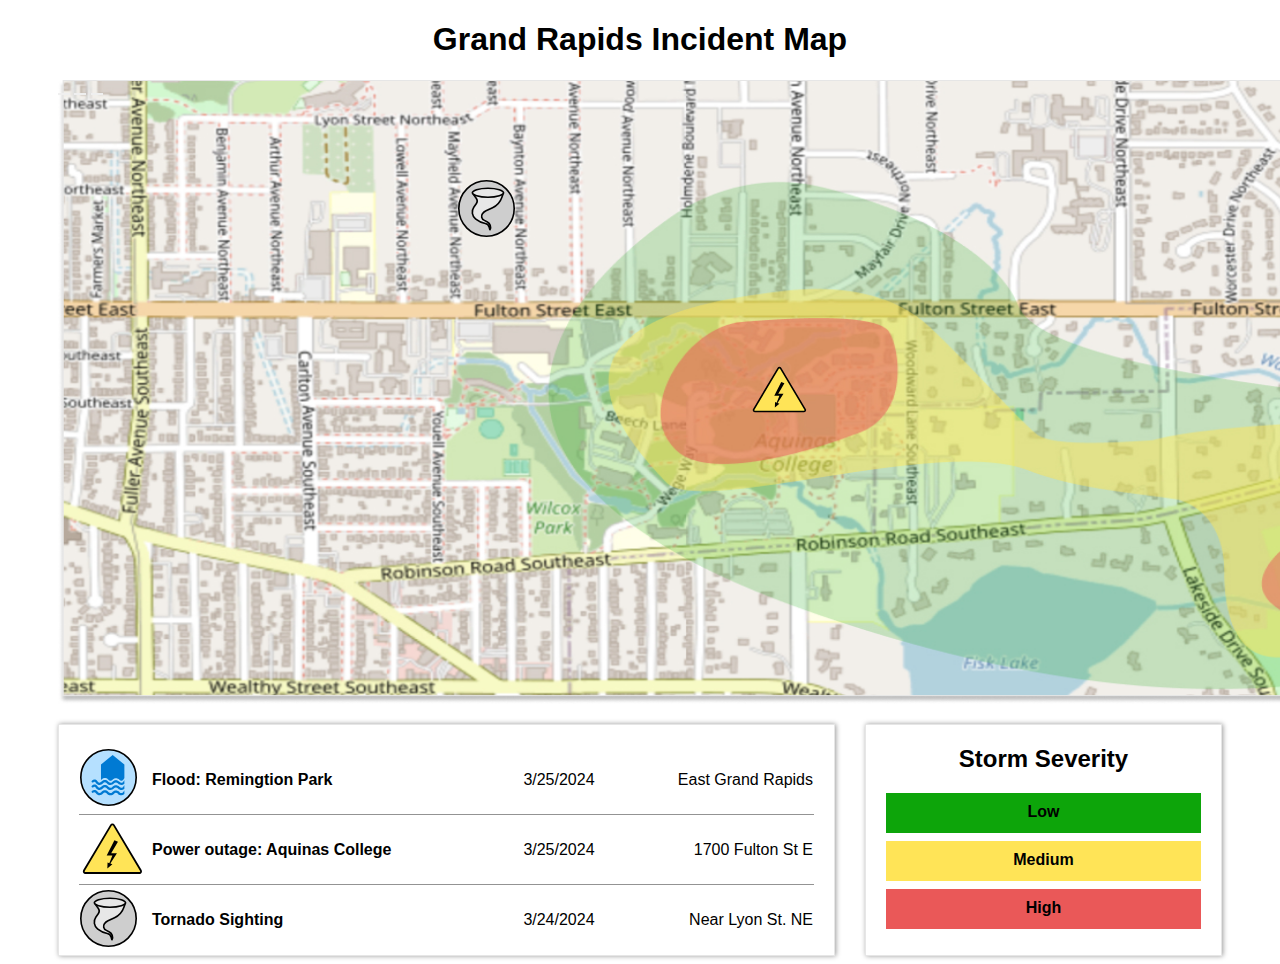
<file: index.html>
<!DOCTYPE html>
<html lang="en">
  <head>
    <meta charset="UTF-8">
    <meta name="viewport" content="width=device-width, initial-scale=1.0">
    <meta http-equiv="X-UA-Compatible" content="ie=edge">
    <title>Homepage</title>
    <link rel="stylesheet" href="screen.css">
  </head>
  <body>
    <div class="header">
    <h1>Grand Rapids Incident Map</h1>
    </div>
    <div class="Main">
      <div class="Map">
        <button id="click"><img class="tornado-icon" src="Tornado Icon.svg" alt="Tornado symbol"></button>
        <div id="myDIV" style="display: none;"><h4>Tornado Sighting</h4><p>LYON ST NE, GRAND RAPIDS, MI 49506</p><p>3/24/2024   5:43 PM</p></div>
        <button id=""><img class="outage-icon" src="Power Outage Icon.svg" alt="Power outage symbol"></button>
        <!-- <div id="outage"><h4>Tornado Sighting</h4><p>LYON ST NE, GRAND RAPIDS, MI 49506</p><p>3/24/2024   5:43 PM</p></div> -->
        <button id=""><img class="flood-icon" src="Flood Icon.svg" alt="Flood sykmbol"></button>
        <!-- <div id ="flood"><h4>Tornado Sighting</h4><p>LYON ST NE, GRAND RAPIDS, MI 49506</p><p>3/24/2024   5:43 PM</p></div> -->
      </div>
      <div class="Mapkeys">
        <div class="InfoBox">
          <table>
            <tr style="border-bottom: 1px solid #939393;">
              <td class="table-icon"><img class="flood-text" src="Flood Icon.svg" alt="Flood symbol"></td>
              <td class="Place"><strong>Flood: Remingtion Park</strong></td>
              <td class="date">3/25/2024</td>
              <td class="location">East Grand Rapids</td>
            </tr>
            <tr style="border-bottom: 1px solid #939393;">
              <td class="table-icon"><img class="outage-text" src="Power Outage Icon.svg" alt="Power outage symbol"></td>
              <td class="Place"><strong>Power outage: Aquinas College</strong></td>
              <td class="date">3/25/2024</td>
              <td class="location">1700 Fulton St E</td>
            </tr>
            <tr>
              <td class="table-icon"><img class="tornado-text" src="Tornado Icon.svg" alt="Tornado symbol"></td>
              <td class="Place"><strong>Tornado Sighting</strong></td>
              <td class="date">3/24/2024</td>
              <td class="location">Near Lyon St. NE</td>
            </tr>
          </table>
        </div>
        <div class="StormSeverity">
          <h2><center>Storm Severity</center></h2>
            <div class="keycolors">
            <div class="low"><h3>Low</h3></div>
            <div class="medium"><h3>Medium</h3></div>
            <div class="high"><h3>High</h3></div>
          </div>
        </div>
      </div>
    </div>
    <script src="index.js"></script>
  </body>
</html>
</file>
<file: screen.css>
/* Add screen styles below */
body {
    font-family: Arial, Helvetica, sans-serif;
}

h1 {
}

h2 {
    font-size: 24px;
}

h3 {
    font-size: 16px;
    padding-top: 10px;
    padding-bottom: 10px;
    margin: 0px;
}

h4 {
    font-size: 16px;
    margin-bottom: 0px;
    padding-bottom: 2px;
}

p {
    color: #818181;
    font-size: 13px;
    margin: 0px;
    padding-top: 2px;
    padding-bottom: 2px;
}

body {

}

.header {
    text-align: center;
}

.Main {
  margin: auto;
  padding-left: 50px;
  padding-right: 50px;   
}

.Map {
    margin: 0 auto;
    margin-bottom: 20px;
    background-image: url(Map.jpg);
    background-size: 100% 100%;
    width: 1570px;
    height: 624px;
    position: relative;
}

#myDIV {
    height: 100px;
    width: 200px;
    border: 1px solid #E6E6E6;
    background: rgb(255, 255, 255);
    border-radius: 20px;
    box-shadow: 1px 0px 5px rgb(0, 0, 0, 0.4);
    position: relative;
    top: 150px;
    left: 320px;
    padding-left: 14px;
  }

#flood {
    height: 100px;
    width: 200px;
    border: 1px solid #E6E6E6;
    background: rgb(255, 255, 255);
    border-radius: 20px;
    box-shadow: 1px 0px 5px rgb(0, 0, 0, 0.4);
    position: relative;
    top: 210px;
    left: 1230px;
    padding-left: 14px;
  }

#outage {
    height: 100px;
    width: 200px;
    border: 1px solid #E6E6E6;
    background: rgb(255, 255, 255);
    border-radius: 20px;
    box-shadow: 1px 0px 5px rgb(0, 0, 0, 0.4);
    position: relative;
    top: 200px;
    left: 620px;
    padding-left: 14px;
  }

.tornado-icon {
    top: 100px;
    left: 400px;
    width: 57px;
    height: 57px;
    position: absolute;
}

.outage-icon {
    top: 280px;
    right: 820px;
    width: 57px;
    height: 57px;
    position: absolute;
}

.flood-icon {
    top: 400px;
    right: 210px;
    width: 57px;
    height: 57px;
    position: absolute;
}

.flood-text {
    width: 57px;
    height: 57px; 
}

.outage-text {
    width: 65px;
    height: 53px; 
}

  button {
    color: transparent;
    border: none;
  }

.tornado-text {
    width: 57px;
    height: 57px; 
}

.Mapkeys {
    display: flex;
    flex-direction: row;
}

.InfoBox {
    width: 70%;
    height: 230px;
    background-color: white;
    text-align: left;
    border: 1px solid #E6E6E6;
    box-shadow: 1px 0px 5px rgb(0, 0, 0, 0.4);
    margin: 0 auto;
    padding-left: 20px;
    padding-right: 20px;
    text-align: left;
}

table {
    width: 100%;
    border-collapse: collapse;
    margin-top: 20px;
    margin-bottom: 20px
}


tr {
    height: 70px;
}

.table-icon {
    width: 70px;
}

.place {
    text-align: left;
}

.location {
    padding-top: 12px;
    padding-bottom: 12px;
    text-align: right;
}

.date {
    padding-top: 12px;
    padding-bottom: 12px;
    text-align: center;
}

.StormSeverity {
    width: 30%;
    height: 230px;
    background-color: white;
    text-align: left;
    border: 1px solid #E6E6E6;
    box-shadow: 1px 0px 5px rgb(0, 0, 0, 0.4);
    margin-left: 30px;
    padding-left: 20px;
    padding-right: 20px;
}

.keycolors {
height: 150px;
}

.low {
    background-color: #0DA50A;
    text-align: center;
    height: 40px;
    margin-bottom: 8px;
}

.medium {
    background-color: #FFE457;
    text-align: center;
    height: 40px;
    margin-bottom: 8px;
}

.high {
    background-color: #EA5858;
    text-align: center;
    height: 40px;
}
</file>
